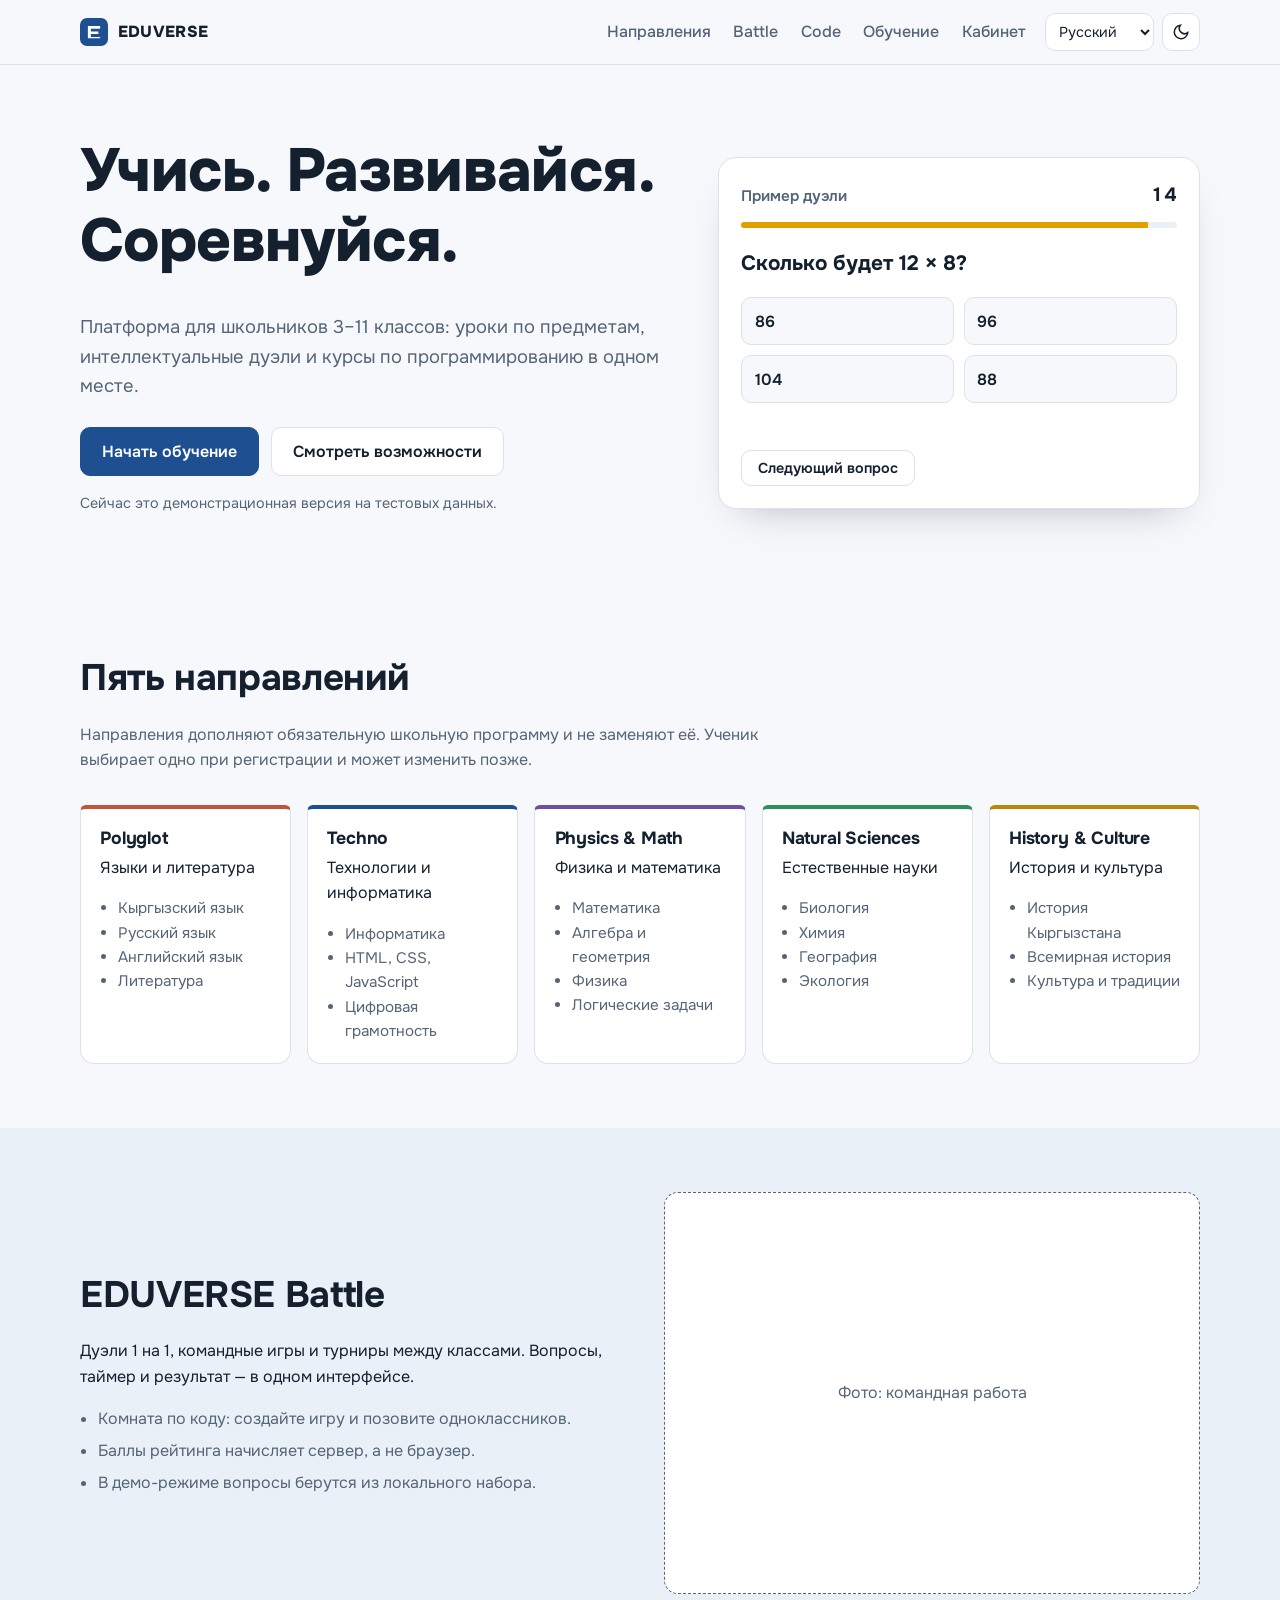
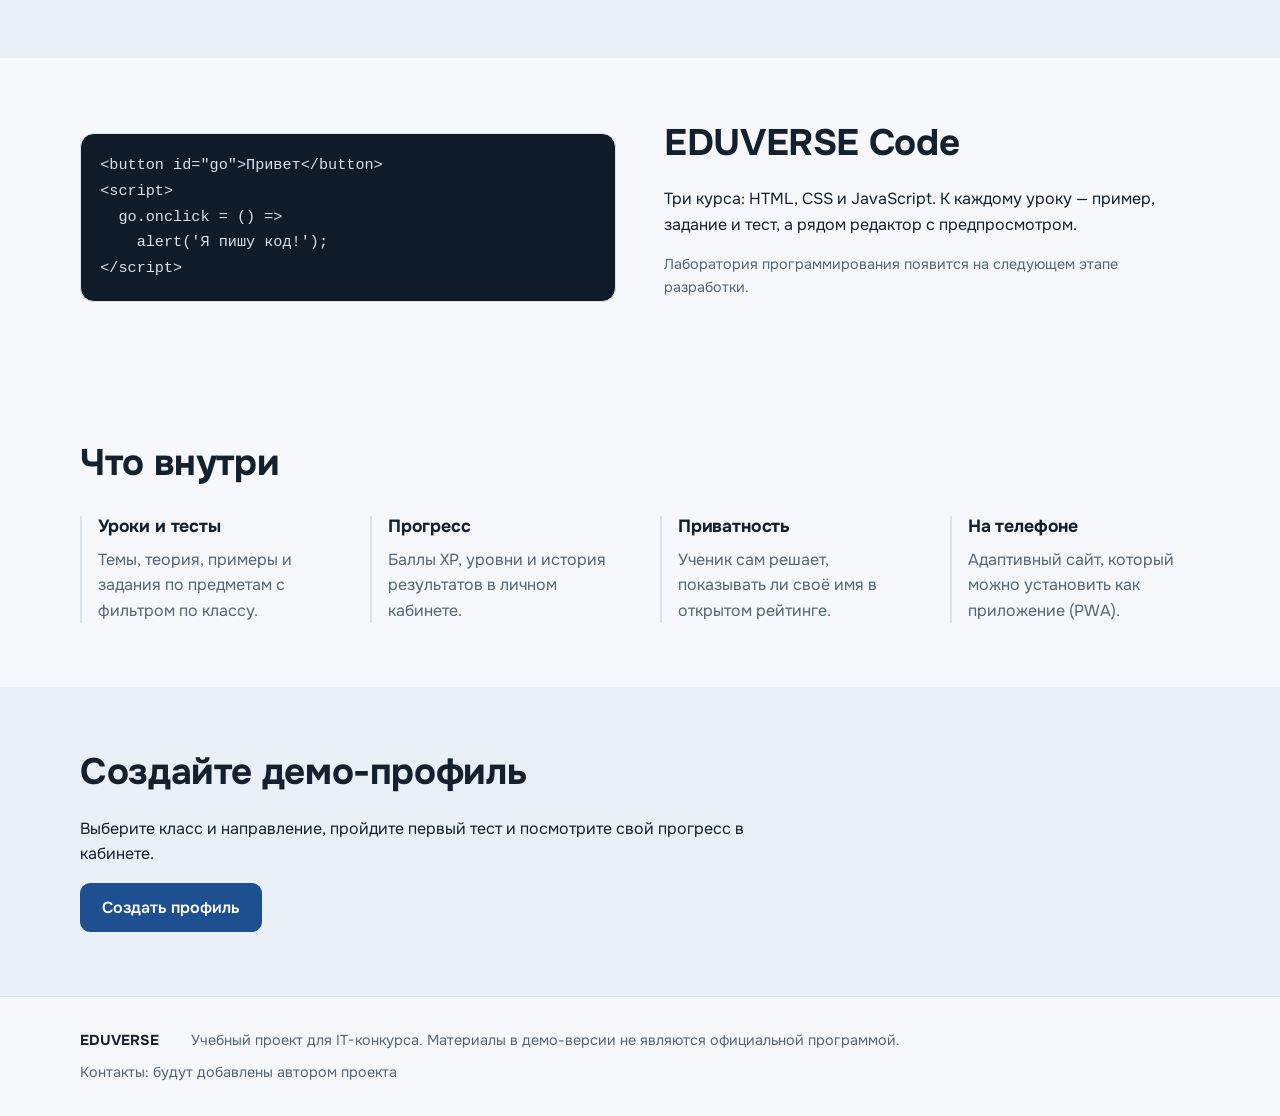
<file: index.html>
<!DOCTYPE html>
<html lang="ru">
<head>
<meta charset="utf-8">
<meta name="viewport" content="width=device-width, initial-scale=1">
<title>EDUVERSE — Учись. Развивайся. Соревнуйся</title>
<meta name="description" content="Образовательная платформа для школьников Кыргызстана: уроки, соревнования и программирование.">
<meta name="theme-color" content="#0F1A27">
<link rel="manifest" href="manifest.webmanifest">
<link rel="icon" href="icons/icon.svg" type="image/svg+xml">
<link rel="preconnect" href="https://fonts.googleapis.com">
<link rel="preconnect" href="https://fonts.gstatic.com" crossorigin>
<link rel="stylesheet" href="https://fonts.googleapis.com/css2?family=Onest:wght@400;500;600;700;800&display=swap">
<link rel="stylesheet" href="css/theme.css">
<link rel="stylesheet" href="css/style.css">
<script>try{var t=localStorage.getItem('eduverse-theme')||(matchMedia('(prefers-color-scheme: dark)').matches?'dark':'light');document.documentElement.dataset.theme=t}catch(e){document.documentElement.dataset.theme='light'}</script>
</head>
<body>
<a class="skip" href="#main" data-i18n="skip">Перейти к содержимому</a>

<header class="top">
  <div class="wrap top__in">
    <a class="logo" href="#" aria-label="EDUVERSE">
      <svg width="28" height="28" viewBox="0 0 32 32" aria-hidden="true"><rect width="32" height="32" rx="8" fill="var(--accent)"/><path d="M9 9h14v3.2H12.4v3.1H21v3.1h-8.6v3.4H23V23H9z" fill="var(--on-accent)"/></svg>
      <span>EDUVERSE</span>
    </a>
    <nav class="nav" id="nav" aria-label="Основная навигация">
      <a href="#directions" data-i18n="nav.directions">Направления</a>
      <a href="#battle" data-i18n="nav.battle">Battle</a>
      <a href="#code" data-i18n="nav.code">Code</a>
      <a href="learn.html" data-i18n="nav.learn">Обучение</a>
      <a href="cabinet.html" data-i18n="nav.cabinet">Кабинет</a>
    </nav>
    <div class="tools">
      <label class="sr" for="lang" data-i18n="lang.label">Язык</label>
      <select id="lang" class="select"><option value="ru">Русский</option><option value="ky">Кыргызча</option></select>
      <button id="theme" class="icon-btn" type="button" aria-label="Сменить тему">
        <svg width="18" height="18" viewBox="0 0 24 24" fill="none" stroke="currentColor" stroke-width="2" aria-hidden="true"><path d="M21 12.8A9 9 0 1 1 11.2 3a7 7 0 0 0 9.8 9.8z"/></svg>
      </button>
      <button id="menu" class="icon-btn menu-btn" type="button" aria-expanded="false" aria-controls="nav" aria-label="Меню">
        <svg width="18" height="18" viewBox="0 0 24 24" fill="none" stroke="currentColor" stroke-width="2" aria-hidden="true"><path d="M4 7h16M4 12h16M4 17h16"/></svg>
      </button>
    </div>
  </div>
</header>

<main id="main">
  <section class="hero wrap">
    <div class="hero__text">
      <h1 data-i18n="hero.title">Учись. Развивайся. Соревнуйся.</h1>
      <p class="lead" data-i18n="hero.lead">Платформа для школьников 3–11 классов: уроки по предметам, интеллектуальные дуэли и курсы по программированию в одном месте.</p>
      <div class="actions">
        <a class="btn btn--primary" href="register.html" data-i18n="hero.start">Начать обучение</a>
        <a class="btn" href="#why" data-i18n="hero.more">Смотреть возможности</a>
      </div>
      <p class="note" data-i18n="hero.note">Сейчас это демонстрационная версия на тестовых данных.</p>
    </div>

    <div class="duel" id="duel" aria-live="polite">
      <div class="duel__bar">
        <span data-i18n="duel.title">Пример дуэли</span>
        <span class="timer" id="timer" role="timer">15</span>
      </div>
      <div class="duel__track"><div class="duel__fill" id="fill"></div></div>
      <p class="duel__q" id="q"></p>
      <div class="duel__opts" id="opts"></div>
      <p class="duel__res" id="res"></p>
      <button class="btn btn--small" id="next" type="button" hidden data-i18n="duel.next">Следующий вопрос</button>
    </div>
  </section>

  <section id="directions" class="sec wrap">
    <h2 data-i18n="dir.title">Пять направлений</h2>
    <p class="sec__lead" data-i18n="dir.lead">Направления дополняют обязательную школьную программу и не заменяют её. Ученик выбирает одно при регистрации и может изменить позже.</p>
    <div class="dirs" id="dirs"></div>
  </section>

  <section id="battle" class="sec sec--tint">
    <div class="wrap split">
      <div>
        <h2 data-i18n="battle.title">EDUVERSE Battle</h2>
        <p data-i18n="battle.text">Дуэли 1 на 1, командные игры и турниры между классами. Вопросы, таймер и результат — в одном интерфейсе.</p>
        <ul class="list">
          <li data-i18n="battle.l1">Комната по коду: создайте игру и позовите одноклассников.</li>
          <li data-i18n="battle.l2">Баллы рейтинга начисляет сервер, а не браузер.</li>
          <li data-i18n="battle.l3">В демо-режиме вопросы берутся из локального набора.</li>
        </ul>
      </div>
      <div class="ph" role="img" aria-label="Место для фотографии: школьники за соревнованием"><span data-i18n="ph.team">Фото: командная работа</span></div>
    </div>
  </section>

  <section id="code" class="sec wrap split split--rev">
    <div class="code" aria-label="Пример кода">
<pre><code>&lt;button id="go"&gt;Привет&lt;/button&gt;
&lt;script&gt;
  go.onclick = () =&gt;
    alert('Я пишу код!');
&lt;/script&gt;</code></pre>
    </div>
    <div>
      <h2 data-i18n="code.title">EDUVERSE Code</h2>
      <p data-i18n="code.text">Три курса: HTML, CSS и JavaScript. К каждому уроку — пример, задание и тест, а рядом редактор с предпросмотром.</p>
      <p class="note" data-i18n="code.note">Лаборатория программирования появится на следующем этапе разработки.</p>
    </div>
  </section>

  <section id="why" class="sec wrap">
    <h2 data-i18n="why.title">Что внутри</h2>
    <div class="feats">
      <article><h3 data-i18n="why.1t">Уроки и тесты</h3><p data-i18n="why.1p">Темы, теория, примеры и задания по предметам с фильтром по классу.</p></article>
      <article><h3 data-i18n="why.2t">Прогресс</h3><p data-i18n="why.2p">Баллы XP, уровни и история результатов в личном кабинете.</p></article>
      <article><h3 data-i18n="why.3t">Приватность</h3><p data-i18n="why.3p">Ученик сам решает, показывать ли своё имя в открытом рейтинге.</p></article>
      <article><h3 data-i18n="why.4t">На телефоне</h3><p data-i18n="why.4p">Адаптивный сайт, который можно установить как приложение (PWA).</p></article>
    </div>
  </section>

  <section id="join" class="sec sec--tint">
    <div class="wrap join">
      <h2 data-i18n="join.title"></h2>
      <p data-i18n="join.text"></p>
      <a class="btn btn--primary" href="register.html" data-i18n="join.btn">Создать профиль</a>
    </div>
  </section>
</main>

<footer class="foot">
  <div class="wrap foot__in">
    <strong>EDUVERSE</strong>
    <span data-i18n="foot.text">Учебный проект для IT-конкурса. Материалы в демо-версии не являются официальной программой.</span>
    <span data-i18n="foot.contact">Контакты: будут добавлены автором проекта</span>
  </div>
</footer>

<script src="data/directions.js"></script>
<script src="js/i18n.js"></script>
<script src="js/i18n-app.js"></script>
<script src="js/theme.js"></script>
<script src="js/duel.js"></script>
<script src="js/main.js"></script>
</body>
</html>
</file>
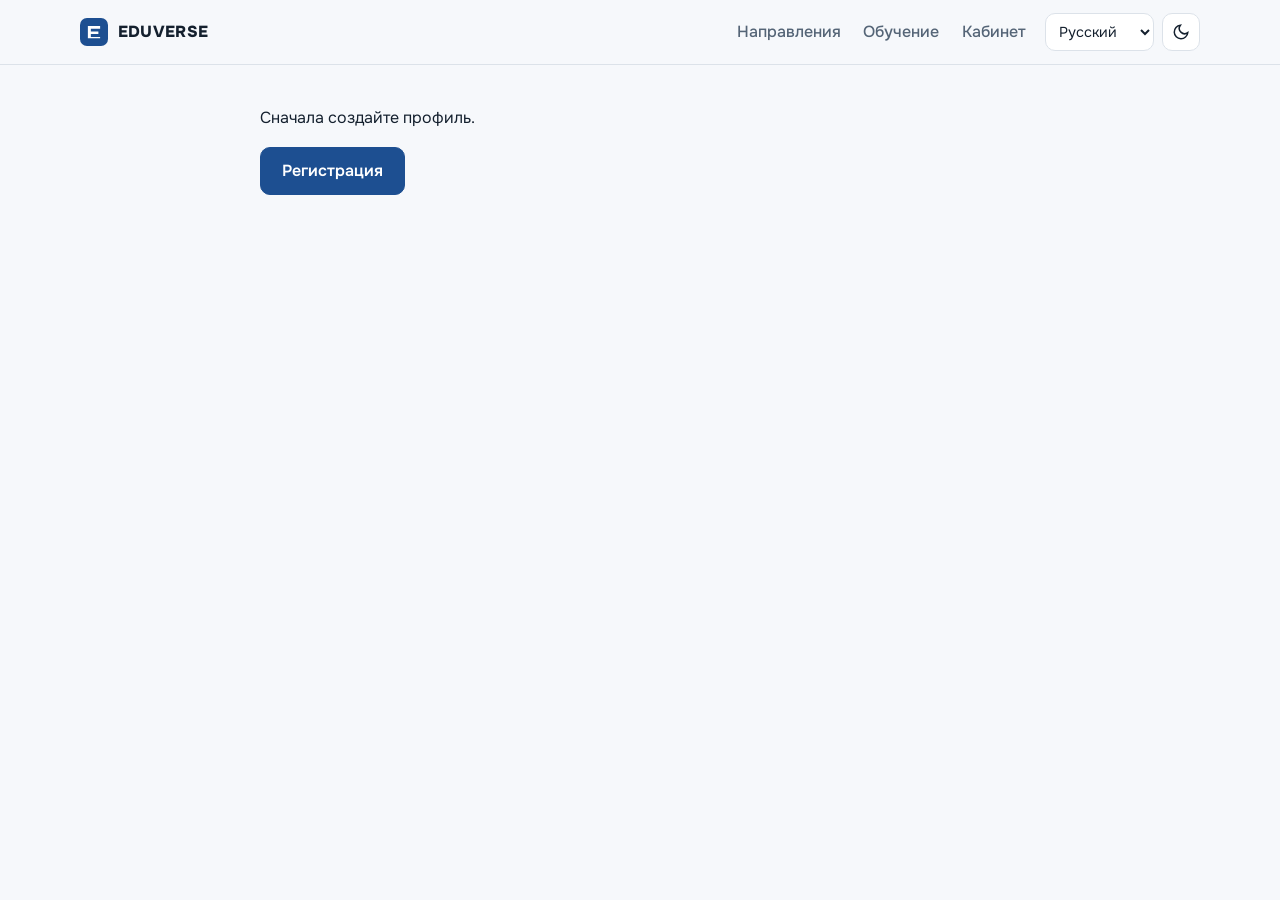
<file: cabinet.html>
<!DOCTYPE html>
<html lang="ru">
<head>
<meta charset="utf-8">
<meta name="viewport" content="width=device-width, initial-scale=1">
<title>Кабинет — EDUVERSE</title>
<meta name="theme-color" content="#0F1A27">
<link rel="manifest" href="manifest.webmanifest">
<link rel="icon" href="icons/icon.svg" type="image/svg+xml">
<link rel="stylesheet" href="https://fonts.googleapis.com/css2?family=Onest:wght@400;500;600;700;800&display=swap">
<link rel="stylesheet" href="css/theme.css">
<link rel="stylesheet" href="css/style.css">
<link rel="stylesheet" href="css/app.css">
<script>try{var t=localStorage.getItem('eduverse-theme')||(matchMedia('(prefers-color-scheme: dark)').matches?'dark':'light');document.documentElement.dataset.theme=t}catch(e){document.documentElement.dataset.theme='light'}</script>
</head>
<body>
<header id="site-header"></header>
<main class="wrap page" id="main">
<div id="cab"></div>
</main>
<script src="data/directions.js"></script>
<script src="data/subjects.js"></script>
<script src="js/i18n.js"></script>
<script src="js/i18n-app.js"></script>
<script src="js/store.js"></script>
<script src="js/layout.js"></script>
<script src="js/theme.js"></script>
<script src="js/cabinet.js"></script>
</body>
</html>
</file>
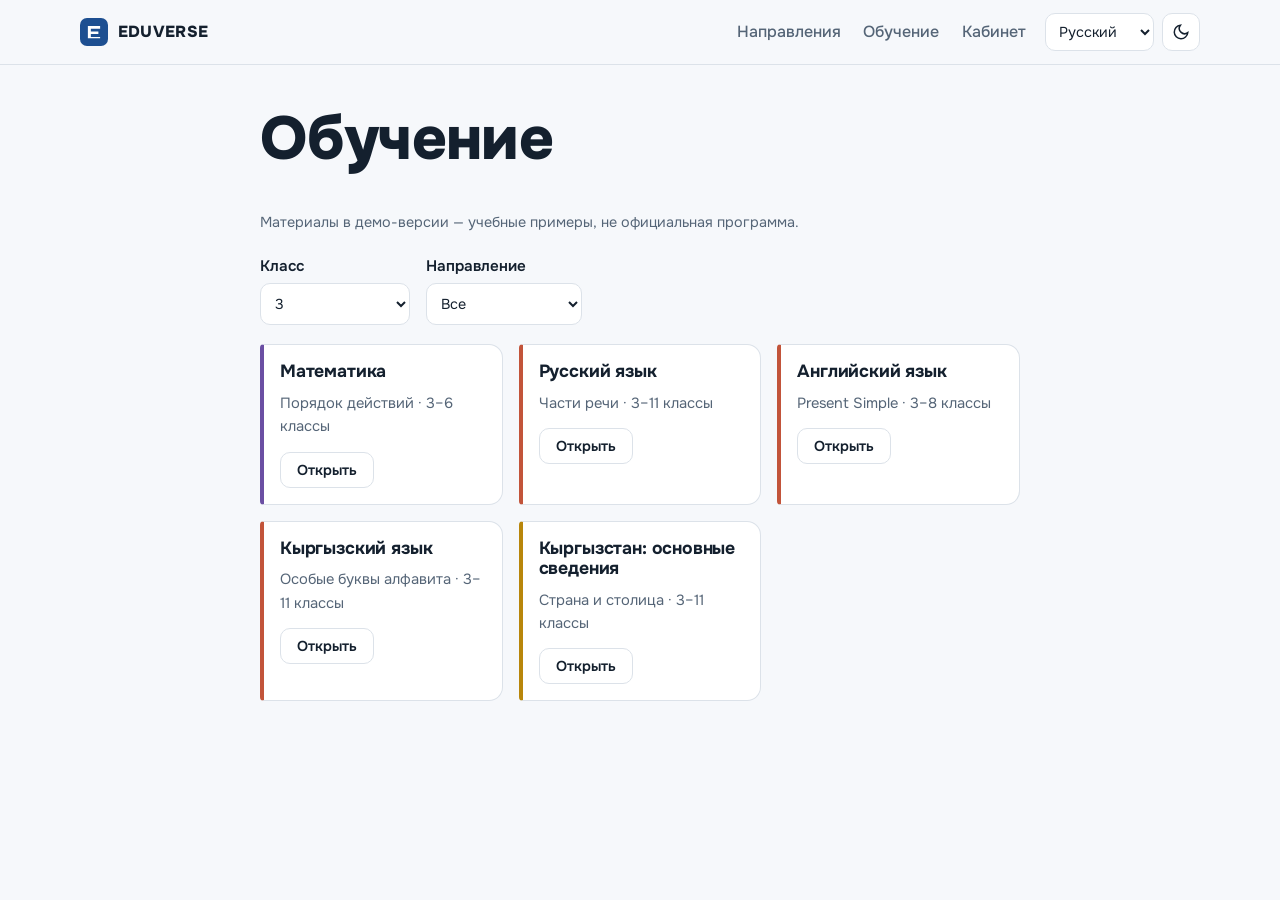
<file: learn.html>
<!DOCTYPE html>
<html lang="ru">
<head>
<meta charset="utf-8">
<meta name="viewport" content="width=device-width, initial-scale=1">
<title>Обучение — EDUVERSE</title>
<meta name="theme-color" content="#0F1A27">
<link rel="manifest" href="manifest.webmanifest">
<link rel="icon" href="icons/icon.svg" type="image/svg+xml">
<link rel="stylesheet" href="https://fonts.googleapis.com/css2?family=Onest:wght@400;500;600;700;800&display=swap">
<link rel="stylesheet" href="css/theme.css">
<link rel="stylesheet" href="css/style.css">
<link rel="stylesheet" href="css/app.css">
<script>try{var t=localStorage.getItem('eduverse-theme')||(matchMedia('(prefers-color-scheme: dark)').matches?'dark':'light');document.documentElement.dataset.theme=t}catch(e){document.documentElement.dataset.theme='light'}</script>
</head>
<body>
<header id="site-header"></header>
<main class="wrap page" id="main">
<h1 data-i18n="learn.title"></h1>
<p class="note" data-i18n="learn.demo"></p>
<div class="filters"><div><label for="fg" data-i18n="f.grade"></label><select id="fg" class="select"></select></div><div><label for="fd" data-i18n="f.dir"></label><select id="fd" class="select"></select></div></div>
<div id="list" class="subs"></div>
<article id="topic" class="topic" hidden></article>
</main>
<script src="data/directions.js"></script>
<script src="data/subjects.js"></script>
<script src="js/i18n.js"></script>
<script src="js/i18n-app.js"></script>
<script src="js/store.js"></script>
<script src="js/layout.js"></script>
<script src="js/theme.js"></script>
<script src="js/learn.js"></script>
</body>
</html>
</file>
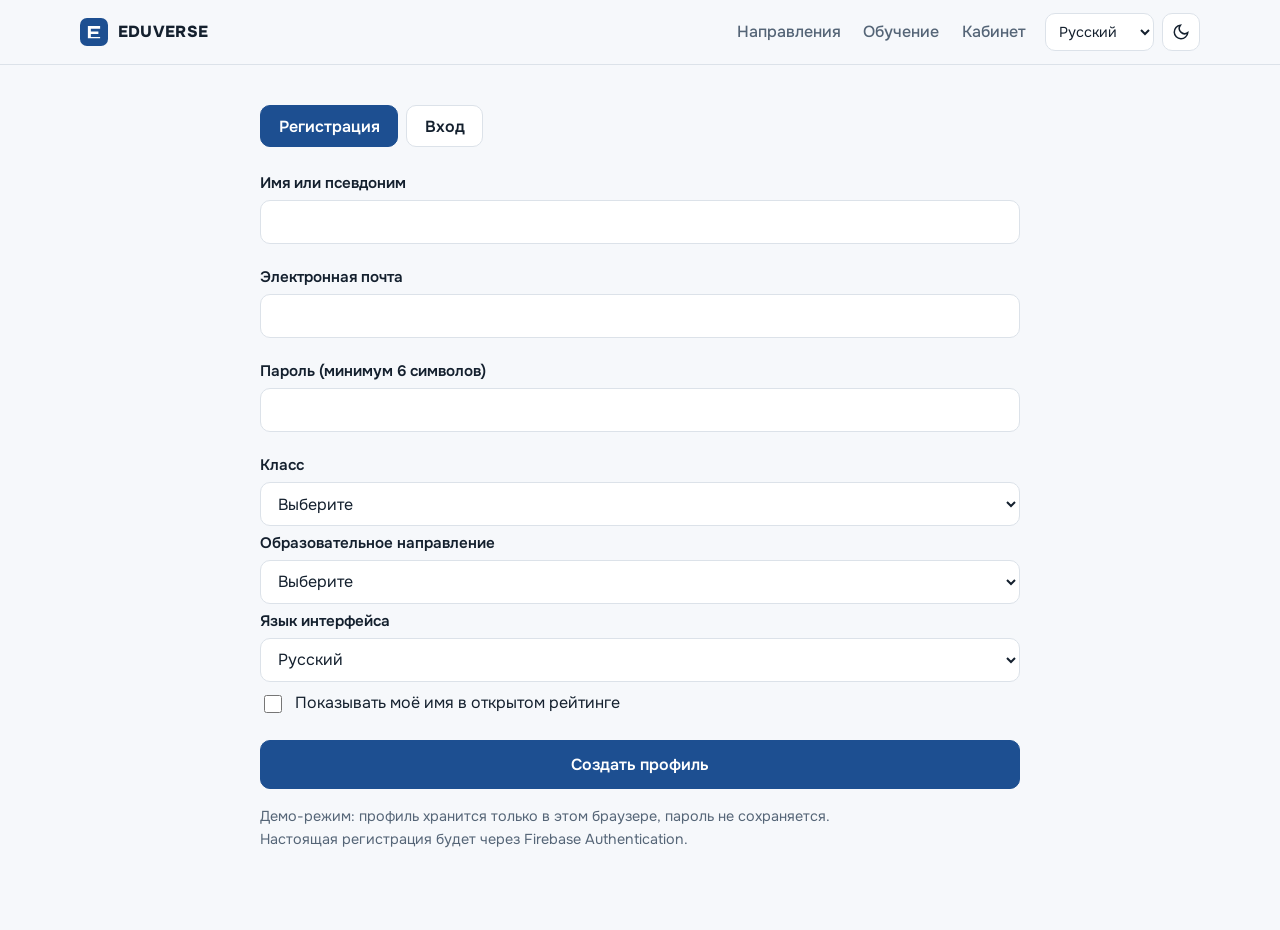
<file: register.html>
<!DOCTYPE html>
<html lang="ru">
<head>
<meta charset="utf-8">
<meta name="viewport" content="width=device-width, initial-scale=1">
<title>Регистрация — EDUVERSE</title>
<meta name="theme-color" content="#0F1A27">
<link rel="manifest" href="manifest.webmanifest">
<link rel="icon" href="icons/icon.svg" type="image/svg+xml">
<link rel="stylesheet" href="https://fonts.googleapis.com/css2?family=Onest:wght@400;500;600;700;800&display=swap">
<link rel="stylesheet" href="css/theme.css">
<link rel="stylesheet" href="css/style.css">
<link rel="stylesheet" href="css/app.css">
<script>try{var t=localStorage.getItem('eduverse-theme')||(matchMedia('(prefers-color-scheme: dark)').matches?'dark':'light');document.documentElement.dataset.theme=t}catch(e){document.documentElement.dataset.theme='light'}</script>
</head>
<body>
<header id="site-header"></header>
<main class="wrap page" id="main">
<div class="tabs" role="tablist"><button class="tab on" id="t-reg" type="button" role="tab" data-i18n="tab.reg"></button><button class="tab" id="t-login" type="button" role="tab" data-i18n="tab.login"></button></div>
<form id="form" class="form" novalidate>
 <div class="field" data-f="name"><label for="name" data-i18n="reg.name"></label><input id="name" autocomplete="nickname"><p class="err" role="alert"></p></div>
 <div class="field" data-f="email"><label for="email" data-i18n="reg.email"></label><input id="email" type="email" autocomplete="email"><p class="err" role="alert"></p></div>
 <div class="field" data-f="pass"><label for="pass" data-i18n="reg.pass"></label><input id="pass" type="password" autocomplete="new-password"><p class="err" role="alert"></p></div>
 <div id="regonly">
  <div class="field" data-f="grade"><label for="grade" data-i18n="reg.grade"></label><select id="grade" class="select"></select><p class="err" role="alert"></p></div>
  <div class="field" data-f="dir"><label for="dir" data-i18n="reg.dir"></label><select id="dir" class="select"></select><p class="err" role="alert"></p></div>
  <div class="field"><label for="ulang" data-i18n="reg.lang"></label><select id="ulang" class="select"><option value="ru">Русский</option><option value="ky">Кыргызча</option></select></div>
  <label class="check"><input type="checkbox" id="pub"><span data-i18n="reg.public"></span></label>
 </div>
 <button class="btn btn--primary" id="submit" type="submit"></button>
 <p class="note" data-i18n="reg.demo"></p>
</form>
</main>
<script src="data/directions.js"></script>
<script src="data/subjects.js"></script>
<script src="js/i18n.js"></script>
<script src="js/i18n-app.js"></script>
<script src="js/store.js"></script>
<script src="js/layout.js"></script>
<script src="js/theme.js"></script>
<script src="js/register.js"></script>
</body>
</html>
</file>
<file: css/theme.css>
:root{
  --bg:#F6F8FB;--surface:#FFFFFF;--text:#14202E;--muted:#556577;--line:#DCE2E9;
  --accent:#1D4F91;--on-accent:#FFFFFF;--sun:#E0A100;--ok:#1E7B4F;--bad:#B3322B;--tint:#EAF0F7;
  color-scheme:light;
}
:root[data-theme="dark"]{
  --bg:#0F1A27;--surface:#162434;--text:#E8EDF3;--muted:#9AA9BA;--line:#27394D;
  --accent:#7DAEE8;--on-accent:#0F1A27;--sun:#E8B931;--ok:#5CC08F;--bad:#EF8A82;--tint:#13212F;
  color-scheme:dark;
}
</file>
<file: css/style.css>
*{box-sizing:border-box}
html{scroll-behavior:smooth;scroll-padding-top:72px}
body{margin:0;font:400 1rem/1.6 Onest,system-ui,-apple-system,"Segoe UI",Roboto,sans-serif;background:var(--bg);color:var(--text);transition:background .25s,color .25s}
h1,h2,h3{line-height:1.15;margin:0 0 .6em;font-weight:700;letter-spacing:-.01em}
h1{font-size:clamp(2.2rem,6vw,3.8rem);font-weight:800}
h2{font-size:clamp(1.6rem,3.4vw,2.3rem)}
h3{font-size:1.1rem}
p{margin:0 0 1em;max-width:62ch}
a{color:inherit}
:focus-visible{outline:3px solid var(--sun);outline-offset:2px;border-radius:4px}
.wrap{width:min(1120px,100% - 2rem);margin-inline:auto}
.sr{position:absolute;width:1px;height:1px;overflow:hidden;clip:rect(0 0 0 0)}
.skip{position:absolute;left:-999px;top:8px;background:var(--surface);padding:.5rem 1rem;z-index:99}
.skip:focus{left:8px}
.top{position:sticky;top:0;z-index:20;background:color-mix(in srgb,var(--bg) 92%,transparent);backdrop-filter:blur(8px);border-bottom:1px solid var(--line)}
.top__in{display:flex;align-items:center;gap:1.2rem;height:64px}
.logo{display:flex;align-items:center;gap:.6rem;text-decoration:none;font-weight:800;letter-spacing:.02em}
.nav{display:flex;gap:1.4rem;margin-left:auto}
.nav a{text-decoration:none;color:var(--muted);font-weight:500}
.nav a:hover{color:var(--text)}
.tools{display:flex;gap:.5rem;align-items:center}
.select,.icon-btn{height:38px;border:1px solid var(--line);background:var(--surface);color:var(--text);border-radius:10px;font:inherit;font-size:.9rem;padding:0 .6rem;cursor:pointer}
.icon-btn{width:38px;display:grid;place-items:center;padding:0}
.menu-btn{display:none}
.btn{display:inline-block;padding:.8rem 1.3rem;border-radius:10px;border:1px solid var(--line);background:var(--surface);text-decoration:none;font:600 1rem Onest,sans-serif;color:var(--text);cursor:pointer;transition:transform .15s,border-color .15s}
.btn:hover{border-color:var(--accent)}
.btn:active{transform:translateY(1px)}
.btn--primary{background:var(--accent);border-color:var(--accent);color:var(--on-accent)}
.btn--small{padding:.5rem 1rem;font-size:.9rem}
.actions{display:flex;gap:.8rem;flex-wrap:wrap;margin:1.6rem 0 1rem}
.note{color:var(--muted);font-size:.9rem}
.hero{display:grid;grid-template-columns:1.1fr .9fr;gap:3rem;align-items:center;padding:4.5rem 0 4rem}
.lead{font-size:1.15rem;color:var(--muted)}
.duel{background:var(--surface);border:1px solid var(--line);border-radius:18px;padding:1.4rem;box-shadow:0 18px 40px -24px rgba(15,26,39,.35)}
.duel__bar{display:flex;justify-content:space-between;align-items:center;font-weight:600;font-size:.95rem;color:var(--muted)}
.timer{font-variant-numeric:tabular-nums;color:var(--text);font-weight:700;font-size:1.2rem}
.duel__track{height:6px;background:var(--tint);border-radius:6px;margin:.7rem 0 1.2rem;overflow:hidden}
.duel__fill{height:100%;width:100%;background:var(--sun);transform-origin:left;transition:transform 1s linear}
.duel__q{font-size:1.3rem;font-weight:700;margin-bottom:1rem}
.duel__opts{display:grid;grid-template-columns:1fr 1fr;gap:.6rem}
.opt{padding:.8rem;border:1px solid var(--line);border-radius:10px;background:var(--bg);color:var(--text);font:600 1rem Onest,sans-serif;cursor:pointer;text-align:left}
.opt:hover:not(:disabled){border-color:var(--accent)}
.opt.ok{border-color:var(--ok);background:color-mix(in srgb,var(--ok) 16%,var(--surface))}
.opt.bad{border-color:var(--bad);background:color-mix(in srgb,var(--bad) 16%,var(--surface))}
.opt:disabled{cursor:default}
.duel__res{min-height:1.6em;margin:.9rem 0 .4rem;font-weight:600}
.sec{padding:4rem 0}
.sec--tint{background:var(--tint)}
.sec__lead{color:var(--muted)}
.dirs{display:grid;grid-template-columns:repeat(auto-fit,minmax(210px,1fr));gap:1rem;margin-top:2rem}
.dir{background:var(--surface);border:1px solid var(--line);border-top:4px solid var(--c);border-radius:6px 6px 14px 14px;padding:1.2rem}
.dir h3{margin-bottom:.4rem}
.dir ul{margin:.6rem 0 0;padding-left:1.1rem;color:var(--muted);font-size:.95rem}
.split{display:grid;grid-template-columns:1fr 1fr;gap:3rem;align-items:center}
.split--rev .code{order:-1}
.list{padding-left:1.1rem;color:var(--muted)}
.list li{margin-bottom:.4rem}
.ph{aspect-ratio:4/3;border-radius:14px;border:1px dashed var(--muted);display:grid;place-items:center;color:var(--muted);background:var(--surface);text-align:center;padding:1rem}
.code{background:#101B29;color:#D6E2F0;border-radius:14px;padding:1.2rem;overflow-x:auto;border:1px solid var(--line)}
.code pre{margin:0;font:400 .95rem/1.7 ui-monospace,Consolas,monospace}
.feats{display:grid;grid-template-columns:repeat(auto-fit,minmax(230px,1fr));gap:2rem 2.5rem;margin-top:2rem}
.feats article{border-left:2px solid var(--line);padding-left:1rem}
.feats p{color:var(--muted);margin:0}
.foot{border-top:1px solid var(--line);padding:2rem 0;color:var(--muted);font-size:.9rem}
.foot__in{display:flex;flex-wrap:wrap;gap:.6rem 2rem;align-items:baseline}
.foot strong{color:var(--text)}
@media (max-width:860px){
  .hero,.split{grid-template-columns:1fr;gap:2rem}
  .hero{padding:2.5rem 0}
  .split--rev .code{order:0}
  .menu-btn{display:grid}
  .nav{display:none;position:absolute;top:64px;left:0;right:0;flex-direction:column;background:var(--bg);padding:1rem;border-bottom:1px solid var(--line);gap:1rem;margin:0}
  .nav.open{display:flex}
  .tools{margin-left:auto}
}
@media (prefers-reduced-motion:reduce){*{transition:none!important;scroll-behavior:auto!important}}
</file>
<file: css/app.css>
.page{padding:2.5rem 0 4rem;max-width:760px}
.tabs{display:flex;gap:.5rem;margin-bottom:1.5rem}
.tab{padding:.6rem 1.1rem;border:1px solid var(--line);border-radius:10px;background:var(--surface);color:var(--text);font:600 1rem Onest,sans-serif;cursor:pointer}
.tab.on{background:var(--accent);border-color:var(--accent);color:var(--on-accent)}
.form{display:grid;gap:1rem}
.field label,.filters label{display:block;font-weight:600;margin-bottom:.3rem;font-size:.95rem}
.field input,.field .select{width:100%;height:44px;padding:0 .8rem;border:1px solid var(--line);border-radius:10px;background:var(--surface);color:var(--text);font:inherit}
.field.bad input,.field.bad .select{border-color:var(--bad)}
.err{color:var(--bad);font-size:.88rem;margin:.3rem 0 0;min-height:0}
.check{display:flex;gap:.6rem;align-items:flex-start;margin:.5rem 0}
.check input{margin-top:.35rem;width:18px;height:18px}
.filters{display:flex;gap:1rem;flex-wrap:wrap;margin:1.2rem 0}
.filters .select{min-width:150px;height:42px}
.subs{display:grid;grid-template-columns:repeat(auto-fit,minmax(220px,1fr));gap:1rem}
.sub{background:var(--surface);border:1px solid var(--line);border-left:4px solid var(--c);border-radius:4px 14px 14px 4px;padding:1rem}
.sub p{margin:.2rem 0 .8rem;color:var(--muted);font-size:.92rem}
.topic{background:var(--surface);border:1px solid var(--line);border-radius:16px;padding:1.5rem;margin-top:1rem}
.topic h3{margin-top:1.2rem}
.topic .ex{background:var(--tint);padding:.7rem 1rem;border-radius:8px;font-family:ui-monospace,Consolas,monospace;font-size:.95rem}
.topic .duel__opts{margin:.8rem 0}
.cab-head{display:flex;justify-content:space-between;gap:1rem;flex-wrap:wrap;align-items:flex-start}
.stats{display:flex;gap:2rem;flex-wrap:wrap;margin:1.2rem 0}
.stats b{display:block;font-size:1.8rem;line-height:1.1}
.stats span{color:var(--muted);font-size:.9rem}
.bar{height:8px;background:var(--tint);border-radius:8px;overflow:hidden;max-width:360px}
.bar i{display:block;height:100%;background:var(--sun)}
.cab h2{font-size:1.25rem;margin:2rem 0 .8rem}
.cab ul{padding-left:1.1rem;color:var(--muted)}
.badges{display:flex;gap:.5rem;flex-wrap:wrap}
.badge{border:1px solid var(--sun);border-radius:20px;padding:.25rem .8rem;font-size:.9rem;font-weight:600}
.chips{display:flex;gap:.5rem;flex-wrap:wrap}
.chips a{border:1px solid var(--line);background:var(--surface);border-radius:10px;padding:.4rem .8rem;text-decoration:none;font-size:.92rem}
</file>
